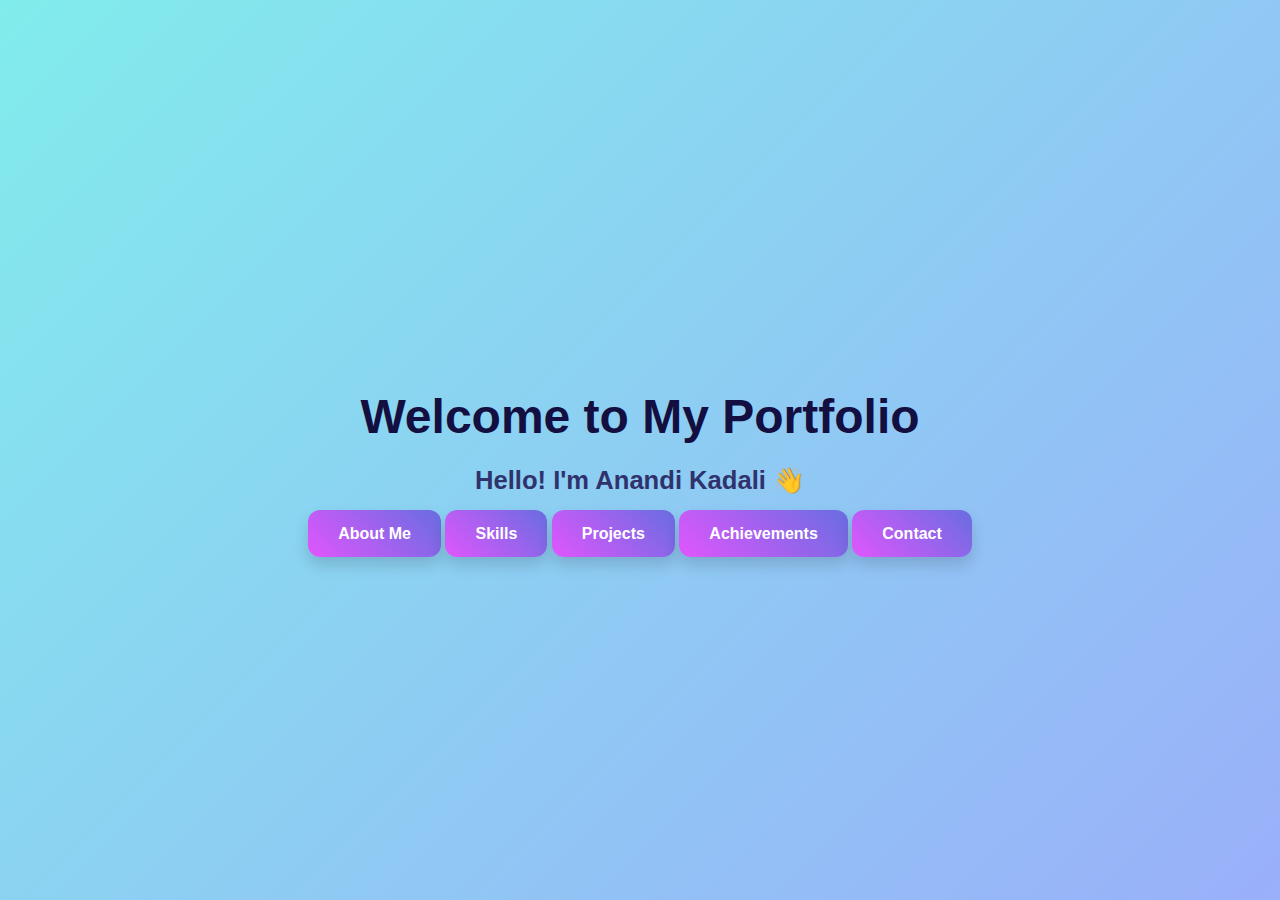
<file: index.html>
<html lang="en">
<head>
  <meta charset="UTF-8" />
  <meta name="viewport" content="width=device-width, initial-scale=1.0" />
  <title>Anandi | Home</title>
  <link rel="stylesheet" href="style.css" />
</head>
<body>
 
  <main>
    <h1 class="welcome">Welcome to My Portfolio</h1>
    <h2 class="intro">Hello! I'm Anandi Kadali 👋</h2>
    <div class="animated-links">
      <a href="about.html" class="link-card">About Me</a>
      <a href="skills.html" class="link-card">Skills</a>
      <a href="projects.html" class="link-card">Projects</a>
      <a href="achievements.html" class="link-card">Achievements</a>
      <a href="contact.html" class="link-card">Contact</a>
    </div>
  </main>
</body>
</html>
</file>
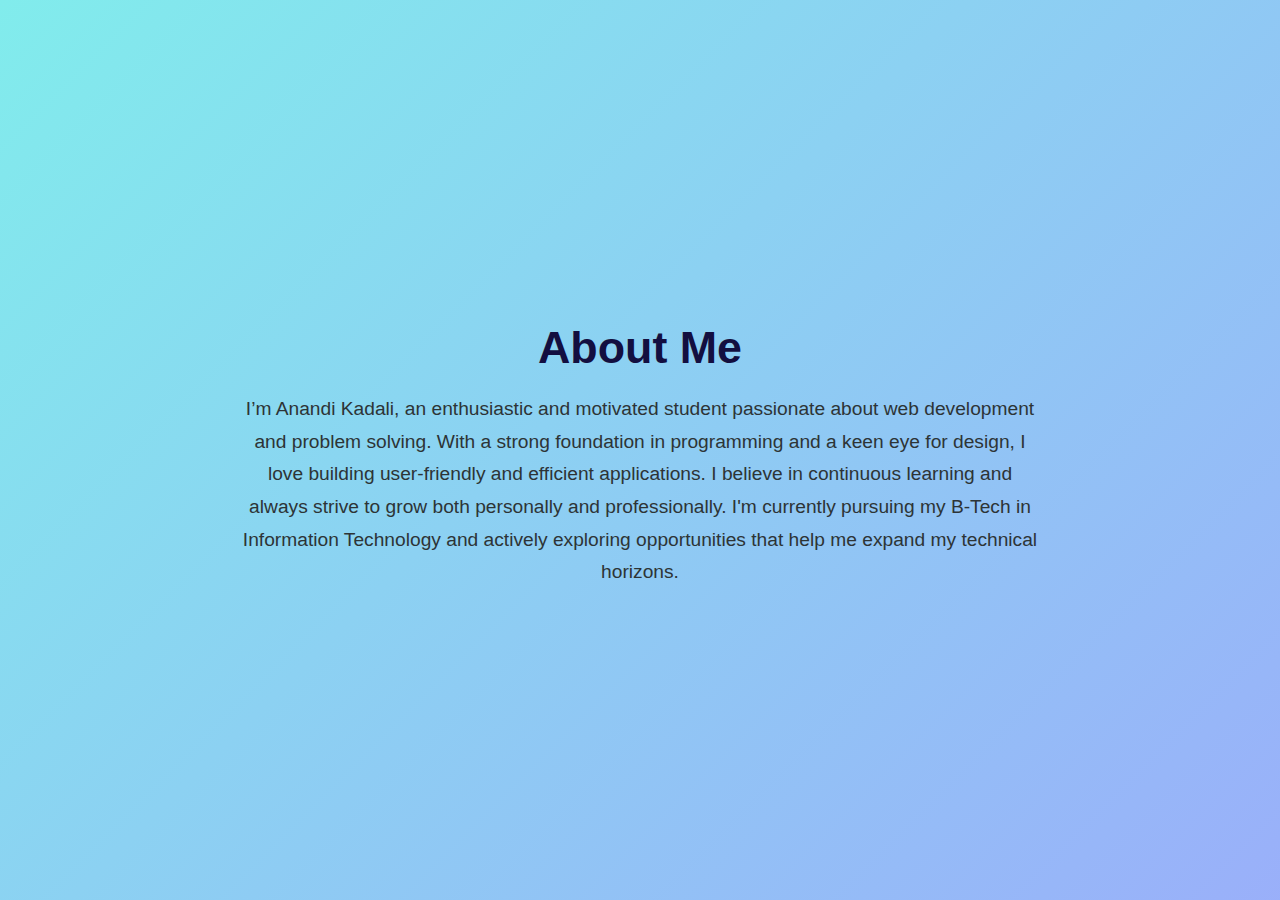
<file: about.html>
<!DOCTYPE html>
<html lang="en">
<head>
  <meta charset="UTF-8" />
  <meta name="viewport" content="width=device-width, initial-scale=1.0"/>
  <title>About Me | Anandi</title>
  <link rel="stylesheet" href="style.css" />
</head>
<body>
  <main class="page">
    <h1 class="page-heading">About Me</h1>
    <p class="page-content">
      I’m Anandi Kadali, an enthusiastic and motivated student passionate about web development and problem solving.
      With a strong foundation in programming and a keen eye for design, I love building user-friendly and efficient applications.
      I believe in continuous learning and always strive to grow both personally and professionally.
      I'm currently pursuing my B-Tech in Information Technology and actively exploring opportunities that help me expand my technical horizons.
    </p>
  </main>
</body>
</html>
</file>
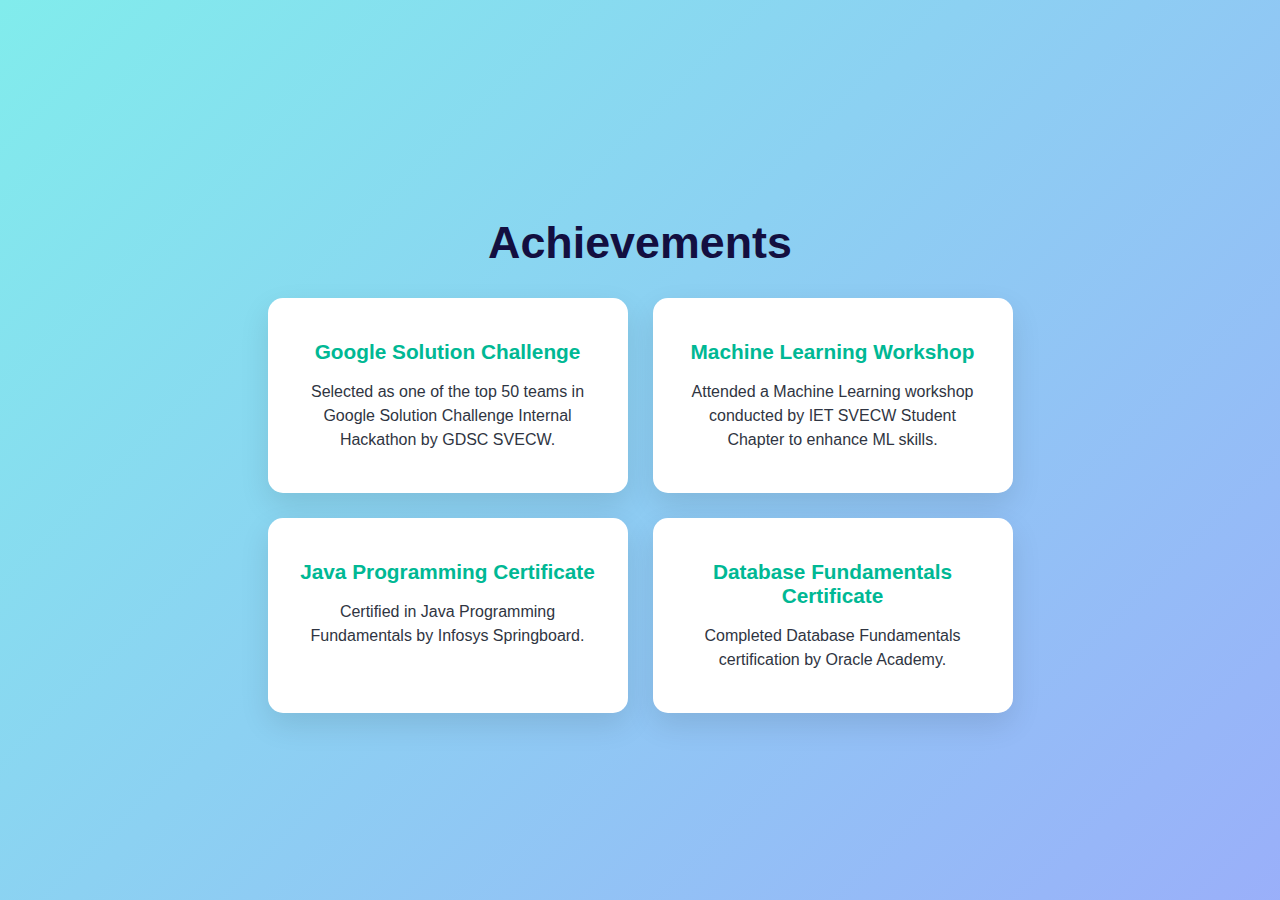
<file: achievements.html>
<!DOCTYPE html>
<html lang="en">
<head>
  <meta charset="UTF-8" />
  <meta name="viewport" content="width=device-width, initial-scale=1" />
  <title>Achievements | Anandi</title>
  <link rel="stylesheet" href="style.css" />
</head>
<body class="animated-bg">
  <main class="page">
    <h1 class="page-heading animate-slide-in">Achievements</h1>
    <div class="achievements-container animate-fade-in">
      <div class="achievement-card">
        <h2>Google Solution Challenge</h2>
        <p>Selected as one of the top 50 teams in Google Solution Challenge Internal Hackathon by GDSC SVECW.</p>
      </div>
      <div class="achievement-card">
        <h2>Machine Learning Workshop</h2>
        <p>Attended a Machine Learning workshop conducted by IET SVECW Student Chapter to enhance ML skills.</p>
      </div>
      <div class="achievement-card">
        <h2>Java Programming Certificate</h2>
        <p>Certified in Java Programming Fundamentals by Infosys Springboard.</p>
      </div>
      <div class="achievement-card">
        <h2>Database Fundamentals Certificate</h2>
        <p>Completed Database Fundamentals certification by Oracle Academy.</p>
      </div>
    </div>
  </main>
</body>
</html>
</file>
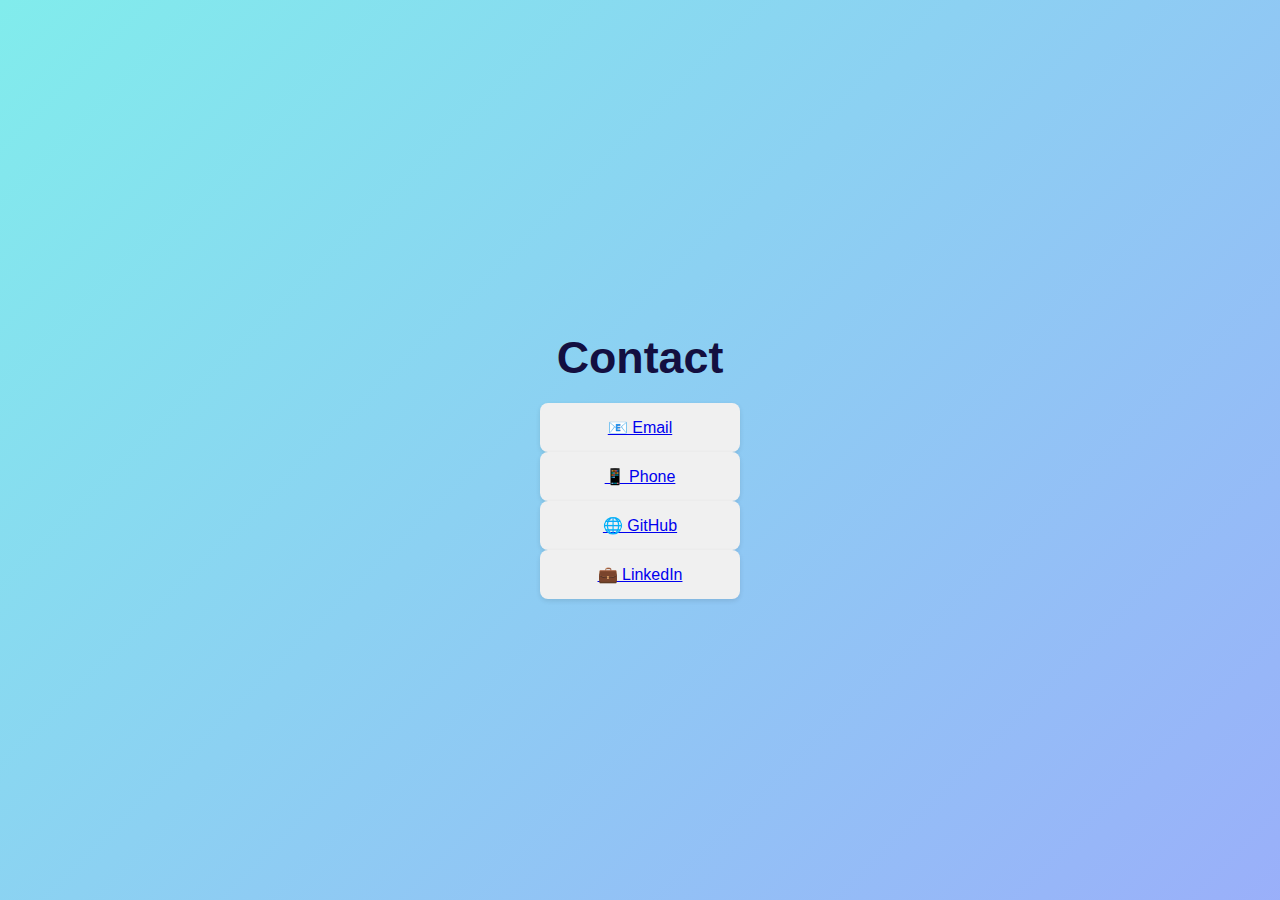
<file: contact.html>
<!DOCTYPE html>
<html lang="en">
<head>
  <meta charset="UTF-8" />
  <meta name="viewport" content="width=device-width, initial-scale=1.0"/>
  <title>Contact | Anandi</title>
  <link rel="stylesheet" href="style.css" />
</head>
<body class="animated-bg">
  <main class="page">
    <h1 class="page-heading animate-slide-in">Contact</h1>
    <div class="contact-grid animate-fade-in">
      <div class="card contact-card">
        <a href="mailto:anandikadali5563@gmail.com">📧 Email</a>
      </div>
      <div class="card contact-card">
        <a href="tel:+919642335345">📱 Phone</a>
      </div>
      <div class="card contact-card">
        <a href="https://github.com/anandikadali" target="_blank">🌐 GitHub</a>
      </div>
      <div class="card contact-card">
        <a href="https://www.linkedin.com/in/anandikadali" target="_blank">💼 LinkedIn</a>
      </div>
    </div>
  </main>
</body>
</html>
</file>
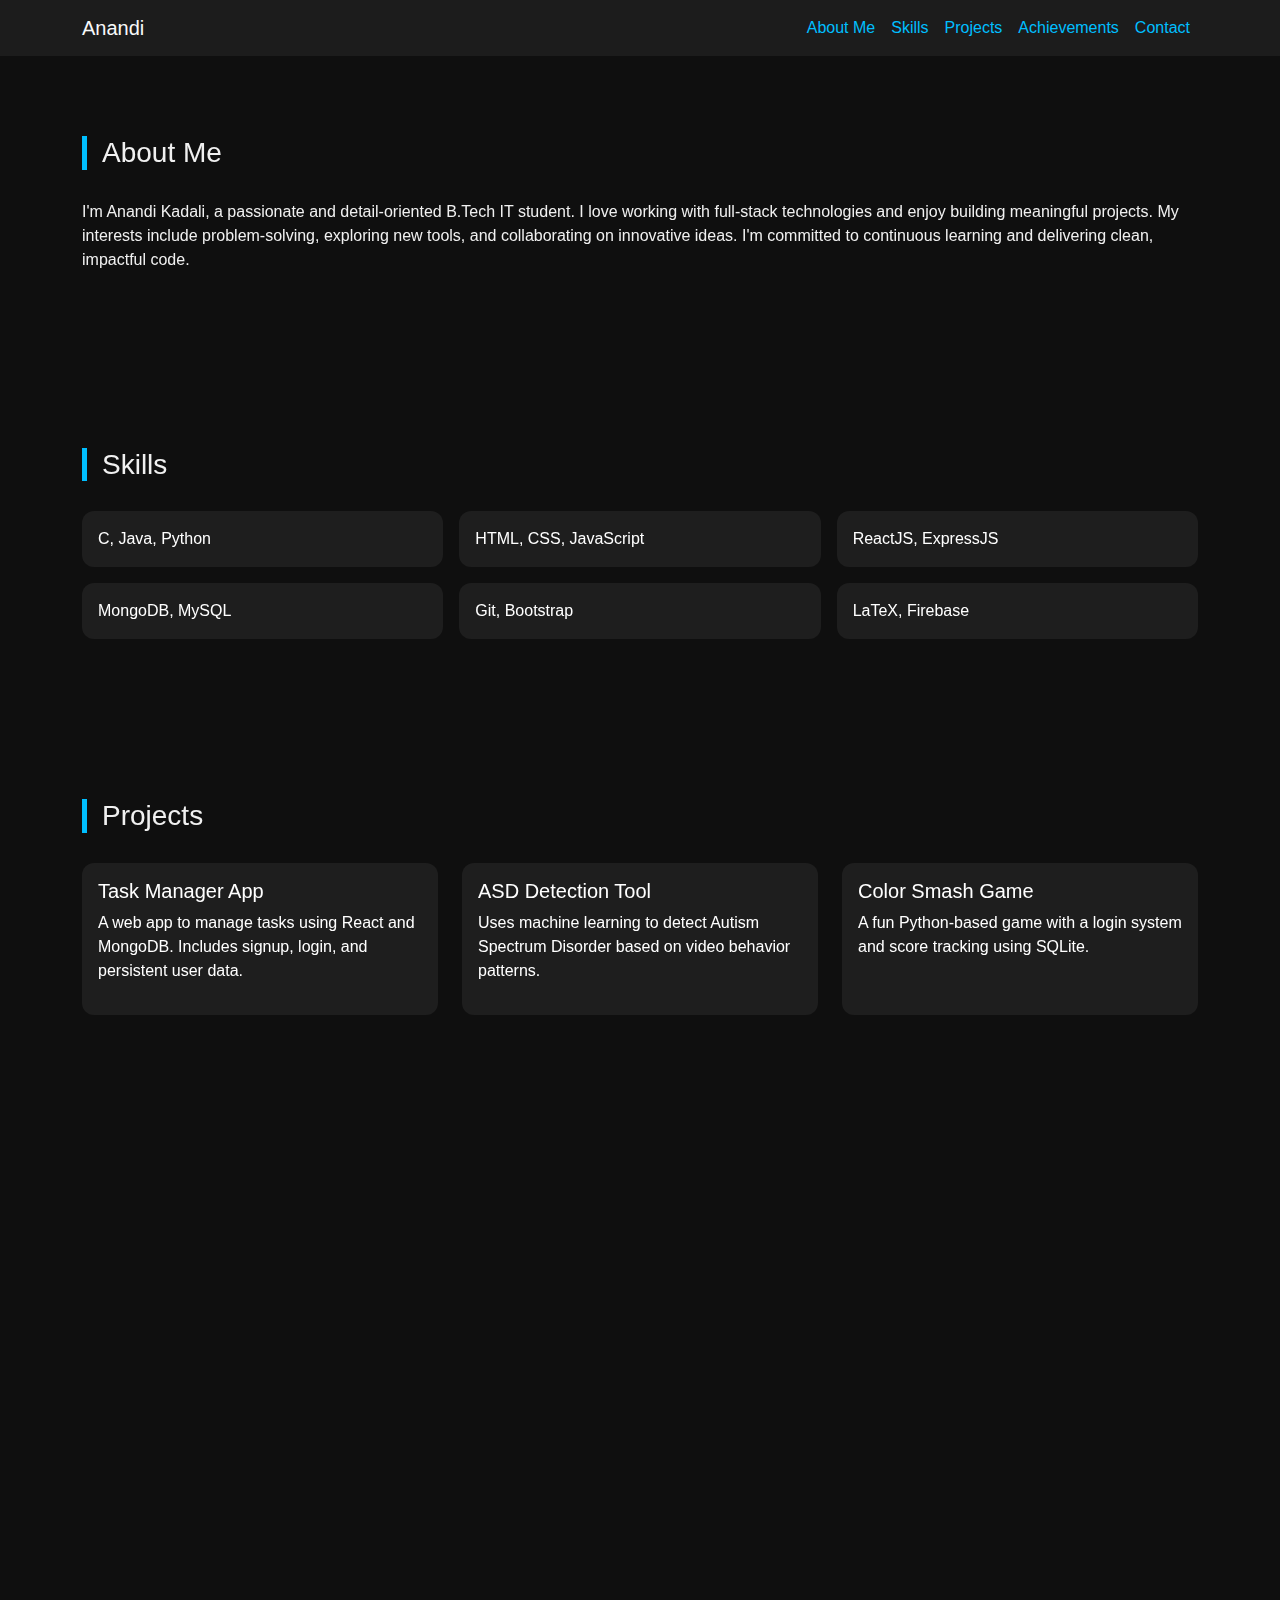
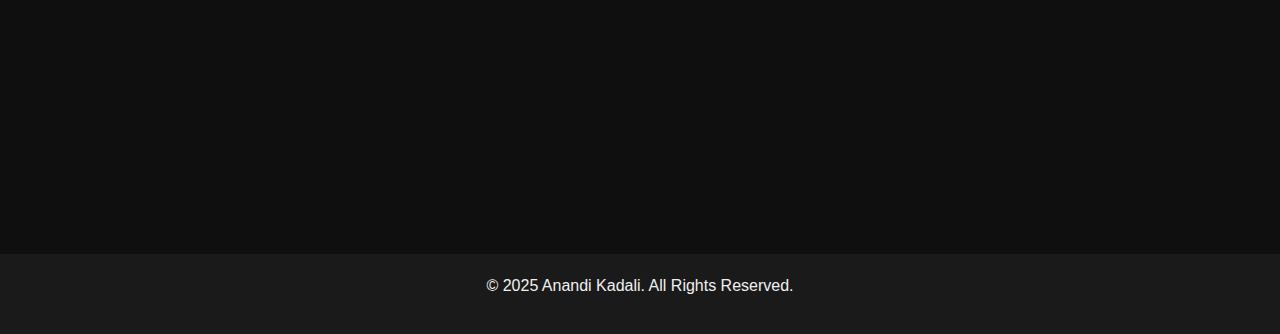
<file: one.html>
<!DOCTYPE html>
<html lang="en">
<head>
  <meta charset="UTF-8" />
  <meta name="viewport" content="width=device-width, initial-scale=1.0"/>
  <title>Anandi Kadali | Portfolio</title>

  <!-- Bootstrap CSS -->
  <link href="https://cdn.jsdelivr.net/npm/bootstrap@5.3.0/dist/css/bootstrap.min.css" rel="stylesheet"/>
  <!-- AOS for scroll animations -->
  <link href="https://unpkg.com/aos@2.3.4/dist/aos.css" rel="stylesheet"/>

  <style>
    html {
      scroll-behavior: smooth;
    }

    body {
      background-color: #0f0f0f;
      color: #f0f0f0;
      font-family: 'Segoe UI', sans-serif;
    }

    nav {
      background-color: #1c1c1c;
    }

    nav a {
      color: #00bfff !important;
      font-weight: 500;
    }

    section {
      padding: 80px 0;
    }

    .section-title {
      border-left: 5px solid #00bfff;
      padding-left: 15px;
      margin-bottom: 30px;
      font-size: 28px;
    }

    .card {
      background-color: #1e1e1e;
      border: none;
      border-radius: 12px;
      color: white;
      transition: transform 0.3s ease, box-shadow 0.3s ease;
    }

    .card:hover {
      transform: translateY(-10px);
      box-shadow: 0 10px 20px rgba(0, 191, 255, 0.3);
    }

    footer {
      background: #1a1a1a;
      text-align: center;
      padding: 20px;
      margin-top: 40px;
    }
  </style>
</head>
<body>

  <!-- Navbar -->
  <nav class="navbar navbar-expand-lg sticky-top">
    <div class="container">
      <a class="navbar-brand text-light" href="#">Anandi</a>
      <button class="navbar-toggler" type="button" data-bs-toggle="collapse" data-bs-target="#navMenu">
        <span class="navbar-toggler-icon"></span>
      </button>
      <div class="collapse navbar-collapse" id="navMenu">
        <ul class="navbar-nav ms-auto mb-2 mb-lg-0">
          <li class="nav-item"><a class="nav-link" href="#about">About Me</a></li>
          <li class="nav-item"><a class="nav-link" href="#skills">Skills</a></li>
          <li class="nav-item"><a class="nav-link" href="#projects">Projects</a></li>
          <li class="nav-item"><a class="nav-link" href="#achievements">Achievements</a></li>
          <li class="nav-item"><a class="nav-link" href="#contact">Contact</a></li>
        </ul>
      </div>
    </div>
  </nav>

  <!-- About Me -->
  <section id="about" data-aos="fade-up">
    <div class="container">
      <h2 class="section-title">About Me</h2>
      <p>
        I'm Anandi Kadali, a passionate and detail-oriented B.Tech IT student.  
        I love working with full-stack technologies and enjoy building meaningful projects.  
        My interests include problem-solving, exploring new tools, and collaborating on innovative ideas.  
        I'm committed to continuous learning and delivering clean, impactful code.
      </p>
    </div>
  </section>

  <!-- Skills -->
  <section id="skills" data-aos="fade-up">
    <div class="container">
      <h2 class="section-title">Skills</h2>
      <div class="row row-cols-2 row-cols-md-3 g-3">
        <div class="col"><div class="card p-3">C, Java, Python</div></div>
        <div class="col"><div class="card p-3">HTML, CSS, JavaScript</div></div>
        <div class="col"><div class="card p-3">ReactJS, ExpressJS</div></div>
        <div class="col"><div class="card p-3">MongoDB, MySQL</div></div>
        <div class="col"><div class="card p-3">Git, Bootstrap</div></div>
        <div class="col"><div class="card p-3">LaTeX, Firebase</div></div>
      </div>
    </div>
  </section>

  <!-- Projects -->
  <section id="projects" data-aos="fade-up">
    <div class="container">
      <h2 class="section-title">Projects</h2>
      <div class="row g-4">
        <div class="col-md-4">
          <div class="card p-3 h-100">
            <h5>Task Manager App</h5>
            <p>A web app to manage tasks using React and MongoDB. Includes signup, login, and persistent user data.</p>
          </div>
        </div>
        <div class="col-md-4">
          <div class="card p-3 h-100">
            <h5>ASD Detection Tool</h5>
            <p>Uses machine learning to detect Autism Spectrum Disorder based on video behavior patterns.</p>
          </div>
        </div>
        <div class="col-md-4">
          <div class="card p-3 h-100">
            <h5>Color Smash Game</h5>
            <p>A fun Python-based game with a login system and score tracking using SQLite.</p>
          </div>
        </div>
      </div>
    </div>
  </section>

  <!-- Achievements -->
  <section id="achievements" data-aos="fade-up">
    <div class="container">
      <h2 class="section-title">Achievements</h2>
      <ul>
        <li>Top 50 teams – Google Solution Challenge Internal Hackathon</li>
        <li>Java Fundamentals – Infosys Springboard</li>
        <li>Database Fundamentals – Oracle Academy</li>
        <li>Co-lead – Social Media & Outreach, GDG SVECW</li>
      </ul>
    </div>
  </section>

  <!-- Contact -->
  <section id="contact" data-aos="fade-up">
    <div class="container">
      <h2 class="section-title">Contact</h2>
      <p>Email: <a href="mailto:anandikadali5563@gmail.com">anandikadali5563@gmail.com</a></p>
      <p>Phone: +91 9642335345</p>
      <p>GitHub: <a href="https://github.com/anandikadali" target="_blank">github.com/anandikadali</a></p>
      <p>LinkedIn: <a href="https://linkedin.com/in/anandikadali" target="_blank">linkedin.com/in/anandikadali</a></p>
    </div>
  </section>

  <!-- Footer -->
  <footer>
    <p>&copy; 2025 Anandi Kadali. All Rights Reserved.</p>
  </footer>

  <!-- JS -->
  <script src="https://cdn.jsdelivr.net/npm/bootstrap@5.3.0/dist/js/bootstrap.bundle.min.js"></script>
  <script src="https://unpkg.com/aos@2.3.4/dist/aos.js"></script>
  <script>
    AOS.init();
  </script>
</body>
</html>
</file>
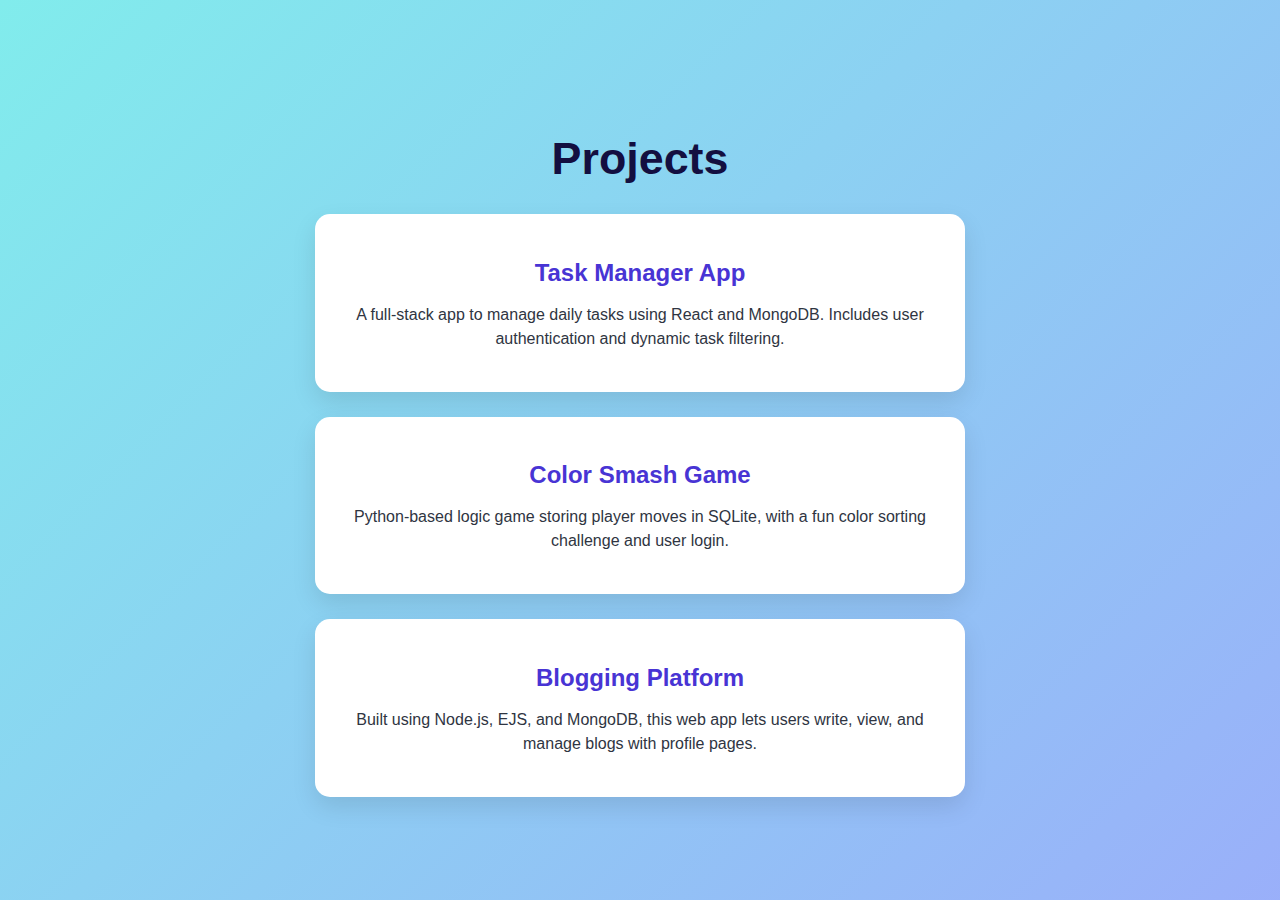
<file: projects.html>
<html lang="en">
<head>
  <meta charset="UTF-8">
  <meta name="viewport" content="width=device-width, initial-scale=1.0">
  <title>Projects | Anandi</title>
  <link rel="stylesheet" href="style.css">
</head>
<body class="animated-bg">
  <main class="page">
    <h1 class="page-heading animate-slide-in">Projects</h1>
    <div class="projects-container animate-fade-in">
      <div class="project-card">
        <h2>Task Manager App</h2>
        <p>A full-stack app to manage daily tasks using React and MongoDB. Includes user authentication and dynamic task filtering.</p>
      </div>
      <div class="project-card">
        <h2>Color Smash Game</h2>
        <p>Python-based logic game storing player moves in SQLite, with a fun color sorting challenge and user login.</p>
      </div>
      <div class="project-card">
        <h2>Blogging Platform</h2>
        <p>Built using Node.js, EJS, and MongoDB, this web app lets users write, view, and manage blogs with profile pages.</p>
      </div>
    </div>
  </main>
</body>
</html>
</file>
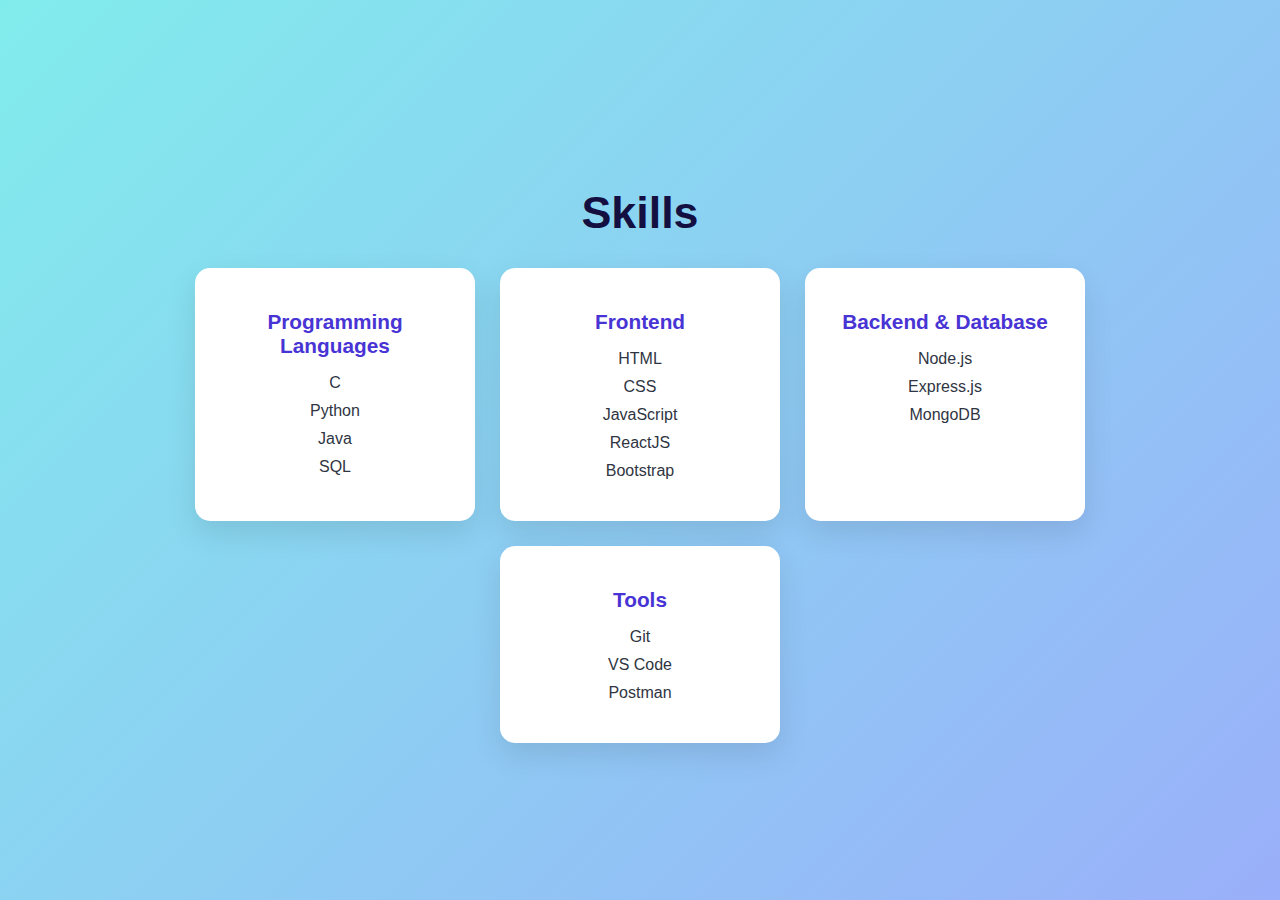
<file: skills.html>
<!DOCTYPE html>
<html lang="en">
<head>
  <meta charset="UTF-8" />
  <meta name="viewport" content="width=device-width, initial-scale=1" />
  <title>Skills | Anandi</title>
  <link rel="stylesheet" href="style.css" />
</head>
<body class="animated-bg">
  <main class="page">
    <h1 class="page-heading animate-slide-in">Skills</h1>
    <div class="skills-container animate-fade-in">
      <div class="skill-card">
        <h2>Programming Languages</h2>
        <ul>
          <li>C</li>
          <li>Python</li>
          <li>Java</li>
          <li>SQL</li>
        </ul>
      </div>
      <div class="skill-card">
        <h2>Frontend</h2>
        <ul>
          <li>HTML</li>
          <li>CSS</li>
          <li>JavaScript</li>
          <li>ReactJS</li>
          <li>Bootstrap</li>
        </ul>
      </div>
      <div class="skill-card">
        <h2>Backend & Database</h2>
        <ul>
          <li>Node.js</li>
          <li>Express.js</li>
          <li>MongoDB</li>
        </ul>
      </div>
      <div class="skill-card">
        <h2>Tools</h2>
        <ul>
          <li>Git</li>
          <li>VS Code</li>
          <li>Postman</li>
        </ul>
      </div>
    </div>
  </main>
</body>
</html>
</file>
<file: style.css>
body {
  font-family: 'Segoe UI', sans-serif;
  margin: 0;
  display: flex;
  justify-content: center;
  align-items: center;
  flex-direction: column;
  min-height: 100vh;
  background: linear-gradient(-45deg, #f5f6fa, #dff9fb, #a29bfe, #81ecec);
  background-size: 400% 400%;
  animation: gradientShift 15s ease infinite;
}

@keyframes gradientShift {
  0% {background-position: 0% 50%;}
  50% {background-position: 100% 50%;}
  100% {background-position: 0% 50%;}
}

main {
  text-align: center;
  padding: 40px;
  animation: fadeIn 2s ease-in-out;
}

.page-heading {
  font-size: 2.8rem;
  color: #130f40;
  margin-bottom: 20px;
}

.page-content {
  max-width: 800px;
  font-size: 1.2rem;
  color: #2d3436;
  line-height: 1.7;
}

.welcome {
  font-size: 3rem;
  color: #130f40;
  margin-bottom: 10px;
}

.intro {
  font-size: 1.6rem;
  margin-bottom: 30px;
  color: #30336b;
}

.vertical-links {
  display: flex;
  flex-direction: column;
  gap: 20px;
  align-items: center;
}

.link-card {
  text-decoration: none;
  padding: 15px 30px;
  border-radius: 12px;
  background: linear-gradient(45deg, #e056fd, #686de0);
  color: white;
  font-weight: bold;
  box-shadow: 0 8px 15px rgba(0,0,0,0.15);
  transition: transform 0.4s ease, box-shadow 0.4s ease;
  width: 220px;
  text-align: center;
  animation: zoomIn 1s ease-in-out;
}

.link-card:hover {
  transform: scale(1.08) translateY(-3px);
  box-shadow: 0 10px 20px rgba(0,0,0,0.2);
  background: linear-gradient(45deg, #be2edd, #4834d4);
}

@keyframes fadeIn {
  from { opacity: 0; transform: translateY(20px); }
  to { opacity: 1; transform: translateY(0); }
}

@keyframes slideIn {
  from { opacity: 0; transform: translateX(-40px); }
  to { opacity: 1; transform: translateX(0); }
}

@keyframes zoomIn {
  from { opacity: 0; transform: scale(0.8); }
  to { opacity: 1; transform: scale(1); }
}

/* Utility Animation Classes */
.animate-fade-in {
  animation: fadeIn 1.5s ease-in-out;
}

.animate-slide-in {
  animation: slideIn 1.2s ease-in-out;
}

.animate-pop-in {
  animation: zoomIn 1.3s ease-in-out;
}

.animated-bg {
  animation: gradientShift 10s ease infinite;
}
.projects-container {
  display: flex;
  flex-direction: column;
  align-items: center;
  gap: 25px;
  margin-top: 30px;
}

.project-card {
  background: white;
  border-radius: 15px;
  padding: 25px;
  box-shadow: 0 10px 25px rgba(0,0,0,0.1);
  width: 80%;
  max-width: 700px;
  transition: transform 0.4s ease, box-shadow 0.4s ease;
}

.project-card:hover {
  transform: scale(1.03);
  box-shadow: 0 15px 30px rgba(0,0,0,0.15);
  background: linear-gradient(135deg, #f1f2f6, #dcdde1);
}

.project-card h2 {
  color: #4834d4;
  margin-bottom: 10px;
}

.project-card p {
  color: #2f3542;
  font-size: 1rem;
  line-height: 1.5;
}
.content-card {
  background: white;
  max-width: 800px;
  margin: 20px auto;
  padding: 25px 30px;
  border-radius: 15px;
  box-shadow: 0 10px 30px rgba(0,0,0,0.12);
  color: #2f3542;
  font-size: 1.1rem;
  line-height: 1.6;
  transition: transform 0.4s ease, box-shadow 0.4s ease;
}

.content-card:hover {
  transform: translateY(-10px);
  box-shadow: 0 20px 40px rgba(0,0,0,0.2);
}
.skills-container {
  display: flex;
  flex-wrap: wrap;
  justify-content: center;
  gap: 25px;
  margin-top: 30px;
  max-width: 900px;
  margin-left: auto;
  margin-right: auto;
}

.skill-card {
  background: white;
  border-radius: 15px;
  box-shadow: 0 12px 30px rgba(0,0,0,0.1);
  padding: 25px 30px;
  width: 220px;
  transition: transform 0.3s ease, box-shadow 0.3s ease;
  color: #2f3542;
}

.skill-card:hover {
  transform: translateY(-12px);
  box-shadow: 0 25px 45px rgba(0,0,0,0.2);
  background: linear-gradient(135deg, #a29bfe, #6c5ce7);
  color: white;
}

.skill-card h2 {
  margin-bottom: 15px;
  color: #4834d4;
  font-size: 1.3rem;
  text-align: center;
}

.skill-card ul {
  list-style-type: none;
  padding-left: 0;
}


.skill-card ul li {
  font-size: 1rem;
  margin-bottom: 10px;
  text-align: center;
}
.achievements-container {
  display: flex;
  flex-wrap: wrap;
  justify-content: center;
  gap: 25px;
  margin-top: 30px;
  max-width: 900px;
  margin-left: auto;
  margin-right: auto;
}

.achievement-card {
  background: white;
  border-radius: 15px;
  box-shadow: 0 12px 30px rgba(0,0,0,0.1);
  padding: 25px 30px;
  width: 300px;
  transition: transform 0.3s ease, box-shadow 0.3s ease;
  color: #2f3542;
}

.achievement-card:hover {
  transform: translateY(-10px);
  box-shadow: 0 25px 45px rgba(0,0,0,0.2);
  background: linear-gradient(135deg, #55efc4, #00b894);
  color: white;
}

.achievement-card h2 {
  margin-bottom: 15px;
  color: #00b894;
  font-size: 1.3rem;
  text-align: center;
}

.achievement-card p {
  font-size: 1rem;
  text-align: center;
  line-height: 1.5;
}
.contact-form {
  background: white;
  max-width: 500px;
  margin: 30px auto 60px;
  padding: 30px 40px;
  border-radius: 20px;
  box-shadow: 0 20px 40px rgba(0,0,0,0.1);
  display: flex;
  flex-direction: column;
  gap: 20px;
  color: #2f3542;
}

.contact-form label {
  font-weight: 600;
  font-size: 1.1rem;
  color: #4834d4;
}

.contact-form input,
.contact-form textarea {
  padding: 12px 15px;
  border-radius: 12px;
  border: 2px solid #dcdde1;
  font-size: 1rem;
  transition: border-color 0.3s ease;
  font-family: inherit;
}

.contact-form input:focus,
.contact-form textarea:focus {
  outline: none;
  border-color: #4834d4;
  box-shadow: 0 0 8px rgba(72, 52, 212, 0.4);
}

.contact-form button {
  padding: 14px;
  background: #4834d4;
  border: none;
  border-radius: 15px;
  color: white;
  font-weight: 700;
  font-size: 1.2rem;
  cursor: pointer;
  transition: background 0.3s ease;
  box-shadow: 0 10px 25px rgba(72, 52, 212, 0.4);
}

.contact-form button:hover {
  background: #5f45e6;
  box-shadow: 0 15px 30px rgba(95, 69, 230, 0.6);
}

/* Responsive Design for Mobile Devices */
@media (max-width: 768px) {
  .page-heading {
    font-size: 2rem;
  }

  .welcome {
    font-size: 2.2rem;
  }

  .intro {
    font-size: 1.2rem;
    text-align: center;
    padding: 0 10px;
  }

  .link-card {
    width: 90%;
    font-size: 1rem;
  }

  .projects-container,
  .skills-container,
  .achievements-container {
    flex-direction: column;
    align-items: center;
    gap: 20px;
  }

  .project-card,
  .skill-card,
  .achievement-card {
    width: 90%;
  }

  .contact-form {
    width: 90%;
    padding: 20px;
  }

  .content-card {
    width: 90%;
    padding: 20px;
  }

  .skill-card ul li,
  .achievement-card p {
    font-size: 0.95rem;
  }

  .contact-form label,
  .contact-form input,
  .contact-form textarea {
    font-size: 1rem;
  }

  .contact-form button {
    font-size: 1rem;
    padding: 12px;
  }

  main {
    padding: 20px 15px;
  }
}

.card-container {
  display: flex;
  flex-wrap: wrap;
  gap: 15px;
  justify-content: center;
  padding: 20px;
}

.card {
  background-color: #f0f0f0;
  padding: 15px;
  border-radius: 8px;
  width: 100%;        /* Make card full width on mobile */
  max-width: 300px;   /* Max width for larger screens */
  box-sizing: border-box;
  box-shadow: 0 2px 5px rgba(0,0,0,0.1);
}

/* Media query for wider screens (like PC) */
@media(min-width: 600px) {
  .card {
    width: 200px;     /* Fixed width on bigger screens */
  }
}
</file>
